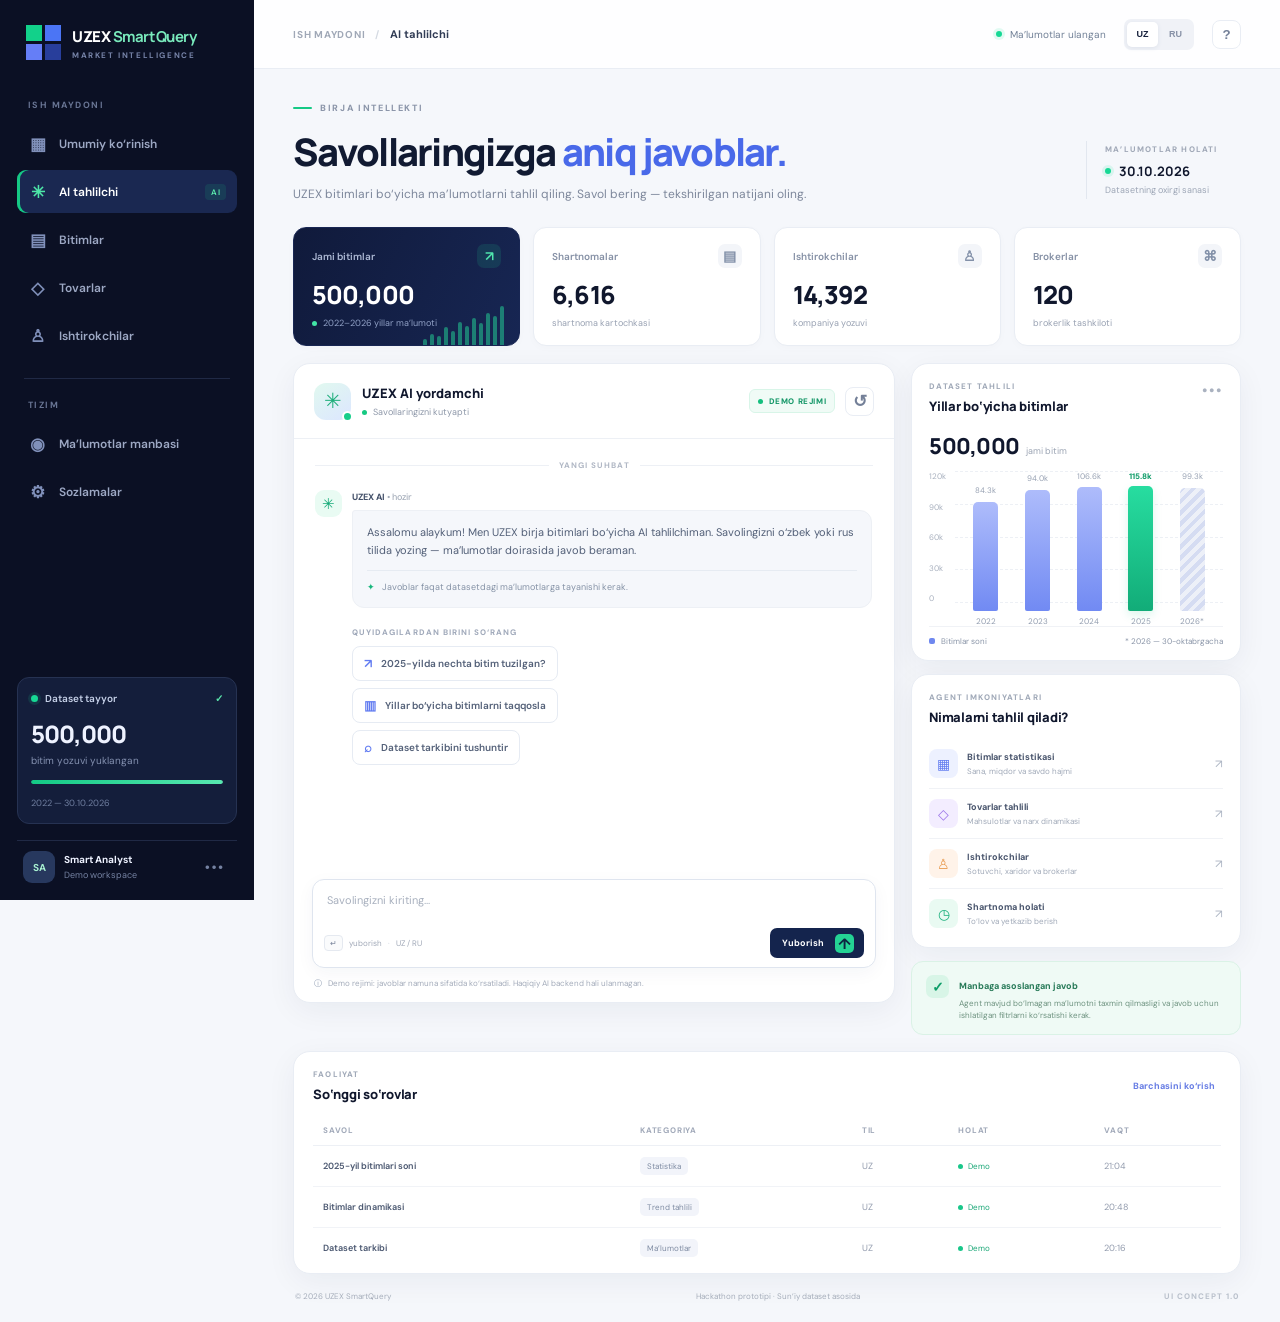
<file: design/uzex-smartquery-ui/index.html>
<!doctype html>
<html lang="uz">
<head>
  <meta charset="utf-8" />
  <meta name="viewport" content="width=device-width, initial-scale=1" />
  <meta name="theme-color" content="#0b1024" />
  <meta name="description" content="UZEX SmartQuery — birja bitimlari bo‘yicha ma’lumotlarga asoslangan AI tahlilchi interfeysi." />
  <title>UZEX SmartQuery — AI Market Analyst</title>
  <link rel="icon" type="image/svg+xml" href="assets/favicon.svg" />
  <link rel="preconnect" href="https://fonts.googleapis.com">
  <link rel="preconnect" href="https://fonts.gstatic.com" crossorigin>
  <link href="https://fonts.googleapis.com/css2?family=DM+Sans:wght@400;500;600;700&family=Manrope:wght@400;500;600;700;800&display=swap" rel="stylesheet">
  <link rel="stylesheet" href="styles.css" />
</head>
<body>
  <div class="app-shell">
    <aside class="sidebar" id="sidebar">
      <a class="brand" href="#top" aria-label="UZEX SmartQuery bosh sahifa">
        <span class="brand-mark"><i></i><i></i><i></i><i></i></span>
        <span class="brand-copy"><strong>UZEX <b>SmartQuery</b></strong><small>MARKET INTELLIGENCE</small></span>
      </a>

      <div class="workspace-label" data-i18n="workspace">ISH MAYDONI</div>
      <nav class="main-nav" aria-label="Asosiy navigatsiya">
        <a class="nav-link" href="#overview"><span class="nav-icon">▦</span><span data-i18n="overview">Umumiy ko‘rinish</span></a>
        <a class="nav-link active" href="#assistant"><span class="nav-icon">✳</span><span data-i18n="aiAnalyst">AI tahlilchi</span><span class="nav-pill">AI</span></a>
        <a class="nav-link" href="#deals"><span class="nav-icon">▤</span><span data-i18n="deals">Bitimlar</span></a>
        <a class="nav-link" href="#commodities"><span class="nav-icon">◇</span><span data-i18n="commodities">Tovarlar</span></a>
        <a class="nav-link" href="#participants"><span class="nav-icon">♙</span><span data-i18n="participants">Ishtirokchilar</span></a>
      </nav>

      <div class="sidebar-divider"></div>
      <div class="workspace-label" data-i18n="system">TIZIM</div>
      <nav class="main-nav">
        <a class="nav-link" href="#sources"><span class="nav-icon">◉</span><span data-i18n="dataSources">Ma’lumotlar manbasi</span></a>
        <a class="nav-link" href="#settings"><span class="nav-icon">⚙</span><span data-i18n="settings">Sozlamalar</span></a>
      </nav>

      <div class="sidebar-bottom">
        <div class="dataset-status">
          <div class="status-top"><span class="status-dot"></span><span data-i18n="datasetReady">Dataset tayyor</span><span class="status-check">✓</span></div>
          <strong>500,000</strong>
          <small data-i18n="dealsLoaded">bitim yozuvi yuklangan</small>
          <div class="status-progress"><span></span></div>
          <small class="dataset-period">2022 — 30.10.2026</small>
        </div>
        <div class="profile-row">
          <div class="avatar">SA</div>
          <div class="profile-copy"><strong>Smart Analyst</strong><small data-i18n="demoWorkspace">Demo workspace</small></div>
          <button class="dots-button" aria-label="Profil menyusi">•••</button>
        </div>
      </div>
    </aside>

    <main class="main-content" id="top">
      <header class="topbar">
        <button class="mobile-menu" id="mobileMenu" aria-label="Menyuni ochish">☰</button>
        <div class="breadcrumbs"><span data-i18n="workspace">ISH MAYDONI</span><b>/</b><strong data-i18n="aiAnalyst">AI tahlilchi</strong></div>
        <div class="topbar-actions">
          <div class="connection-status"><span class="status-dot"></span><span data-i18n="dataConnected">Ma’lumotlar ulangan</span></div>
          <div class="language-switch" aria-label="Tilni tanlash">
            <button class="lang-btn active" data-lang="uz">UZ</button>
            <button class="lang-btn" data-lang="ru">RU</button>
          </div>
          <button class="help-button" title="Yordam" aria-label="Yordam">?</button>
        </div>
      </header>

      <div class="page-wrap">
        <section class="page-heading" id="overview">
          <div>
            <div class="eyebrow"><span class="eyebrow-line"></span><span data-i18n="exchangeIntelligence">BIRJA INTELLEKTI</span></div>
            <h1 data-i18n="pageTitle">Savollaringizga <em>aniq javoblar.</em></h1>
            <p data-i18n="pageSubtitle">UZEX bitimlari bo‘yicha ma’lumotlarni tahlil qiling. Savol bering — tekshirilgan natijani oling.</p>
          </div>
          <div class="heading-meta">
            <div class="meta-label" data-i18n="dataSnapshot">MA’LUMOTLAR HOLATI</div>
            <div class="meta-value"><span class="status-dot"></span>30.10.2026</div>
            <div class="meta-note" data-i18n="snapshotNote">Datasetning oxirgi sanasi</div>
          </div>
        </section>

        <section class="metric-grid" aria-label="Dataset statistikasi">
          <article class="metric-card metric-primary">
            <div class="metric-head"><span data-i18n="totalDeals">Jami bitimlar</span><span class="metric-icon">↗</span></div>
            <div class="metric-number">500,000</div>
            <div class="metric-foot"><span class="metric-dot green"></span><span data-i18n="fiveYearsData">2022–2026 yillar ma’lumoti</span></div>
            <div class="metric-spark spark-one"><i></i><i></i><i></i><i></i><i></i><i></i><i></i><i></i><i></i><i></i><i></i><i></i></div>
          </article>
          <article class="metric-card">
            <div class="metric-head"><span data-i18n="contracts">Shartnomalar</span><span class="metric-icon muted">▤</span></div>
            <div class="metric-number">6,616</div>
            <div class="metric-foot"><span data-i18n="contractCards">shartnoma kartochkasi</span></div>
          </article>
          <article class="metric-card">
            <div class="metric-head"><span data-i18n="companies">Ishtirokchilar</span><span class="metric-icon muted">♙</span></div>
            <div class="metric-number">14,392</div>
            <div class="metric-foot"><span data-i18n="participantRecords">kompaniya yozuvi</span></div>
          </article>
          <article class="metric-card">
            <div class="metric-head"><span data-i18n="brokers">Brokerlar</span><span class="metric-icon muted">⌘</span></div>
            <div class="metric-number">120</div>
            <div class="metric-foot"><span data-i18n="brokerFirms">brokerlik tashkiloti</span></div>
          </article>
        </section>

        <section class="workspace-grid" id="assistant">
          <div class="assistant-panel panel">
            <div class="panel-heading">
              <div class="assistant-title-wrap">
                <div class="ai-orb"><span>✳</span></div>
                <div><h2 data-i18n="assistantTitle">UZEX AI yordamchi</h2><p><span class="live-dot"></span><span data-i18n="assistantReady">Savollaringizni kutyapti</span></p></div>
              </div>
              <div class="panel-heading-actions"><span class="mode-badge"><span></span><span data-i18n="demoMode">DEMO REJIMI</span></span><button class="icon-button" id="clearChat" title="Chatni tozalash" aria-label="Chatni tozalash">↺</button></div>
            </div>

            <div class="chat-area" id="chatArea" aria-live="polite">
              <div class="date-divider"><span data-i18n="newConversation">YANGI SUHBAT</span></div>
              <div class="message assistant-message">
                <div class="message-avatar">✳</div>
                <div class="message-body">
                  <div class="message-author">UZEX AI <span>• <span data-i18n="now">hozir</span></span></div>
                  <div class="message-bubble welcome-bubble">
                    <p data-i18n="welcomeText">Assalomu alaykum! Men UZEX birja bitimlari bo‘yicha AI tahlilchiman. Savolingizni o‘zbek yoki rus tilida yozing — ma’lumotlar doirasida javob beraman.</p>
                    <div class="welcome-note"><span>✦</span><span data-i18n="groundedNote">Javoblar faqat datasetdagi ma’lumotlarga tayanishi kerak.</span></div>
                  </div>
                </div>
              </div>

              <div class="suggestions-block" id="suggestionsBlock">
                <div class="suggestion-label" data-i18n="tryAsking">QUYIDAGILARDAN BIRINI SO‘RANG</div>
                <div class="suggestion-list">
                  <button class="suggestion-chip" data-query="2025-yilda nechta bitim tuzilgan?"><span>↗</span><span data-i18n="suggestion1">2025-yilda nechta bitim tuzilgan?</span></button>
                  <button class="suggestion-chip" data-query="Yillar bo‘yicha bitimlar sonini taqqosla."><span>▥</span><span data-i18n="suggestion2">Yillar bo‘yicha bitimlarni taqqosla</span></button>
                  <button class="suggestion-chip" data-query="Datasetda qanday ma’lumotlar mavjud?"><span>⌕</span><span data-i18n="suggestion3">Dataset tarkibini tushuntir</span></button>
                </div>
              </div>
            </div>

            <form class="composer" id="chatForm">
              <label class="sr-only" for="messageInput" data-i18n="messagePlaceholder">Savolingizni kiriting...</label>
              <textarea id="messageInput" rows="1" placeholder="Savolingizni kiriting..." data-i18n-placeholder="messagePlaceholder"></textarea>
              <div class="composer-bottom">
                <div class="composer-hints"><span class="kbd">↵</span><span data-i18n="sendHint">yuborish</span><span class="hint-divider">·</span><span data-i18n="languageHint">UZ / RU</span></div>
                <button class="send-button" type="submit"><span data-i18n="send">Yuborish</span><b>↑</b></button>
              </div>
            </form>
            <div class="composer-disclaimer"><span>ⓘ</span><span data-i18n="demoDisclaimer">Demo rejimi: javoblar namuna sifatida ko‘rsatiladi. Haqiqiy AI backend hali ulanmagan.</span></div>
          </div>

          <aside class="insight-column">
            <section class="panel chart-panel">
              <div class="side-panel-heading"><div><div class="eyebrow small-eyebrow" data-i18n="datasetOverview">DATASET TAHLILI</div><h3 data-i18n="dealsByYear">Yillar bo‘yicha bitimlar</h3></div><span class="chart-menu">•••</span></div>
              <div class="chart-total"><strong>500,000</strong><span data-i18n="allDeals">jami bitim</span></div>
              <div class="bar-chart" role="img" aria-label="Yillar bo‘yicha bitimlar soni">
                <div class="chart-y-labels"><span>120k</span><span>90k</span><span>60k</span><span>30k</span><span>0</span></div>
                <div class="chart-bars">
                  <div class="chart-grid-lines"><i></i><i></i><i></i><i></i><i></i></div>
                  <div class="bar-item"><div class="bar-value">84.3k</div><div class="bar" style="--bar-height:70.25%"></div><span>2022</span></div>
                  <div class="bar-item"><div class="bar-value">94.0k</div><div class="bar" style="--bar-height:78.32%"></div><span>2023</span></div>
                  <div class="bar-item"><div class="bar-value">106.6k</div><div class="bar" style="--bar-height:88.87%"></div><span>2024</span></div>
                  <div class="bar-item highlighted"><div class="bar-value">115.8k</div><div class="bar" style="--bar-height:96.47%"></div><span>2025</span></div>
                  <div class="bar-item partial"><div class="bar-value">99.3k</div><div class="bar" style="--bar-height:82.76%"></div><span>2026*</span></div>
                </div>
              </div>
              <div class="chart-legend"><span><i class="legend-square"></i><span data-i18n="dealCount">Bitimlar soni</span></span><small data-i18n="partialYear">* 2026 — 30-oktabrgacha</small></div>
            </section>

            <section class="panel capabilities-panel">
              <div class="side-panel-heading"><div><div class="eyebrow small-eyebrow" data-i18n="agentCapabilities">AGENT IMKONIYATLARI</div><h3 data-i18n="whatCanDo">Nimalarni tahlil qiladi?</h3></div></div>
              <div class="capability-list">
                <div class="capability-item"><span class="cap-icon cap-blue">▦</span><div><strong data-i18n="cap1Title">Bitimlar statistikasi</strong><small data-i18n="cap1Desc">Sana, miqdor va savdo hajmi</small></div><span class="cap-arrow">↗</span></div>
                <div class="capability-item"><span class="cap-icon cap-purple">◇</span><div><strong data-i18n="cap2Title">Tovarlar tahlili</strong><small data-i18n="cap2Desc">Mahsulotlar va narx dinamikasi</small></div><span class="cap-arrow">↗</span></div>
                <div class="capability-item"><span class="cap-icon cap-orange">♙</span><div><strong data-i18n="cap3Title">Ishtirokchilar</strong><small data-i18n="cap3Desc">Sotuvchi, xaridor va brokerlar</small></div><span class="cap-arrow">↗</span></div>
                <div class="capability-item"><span class="cap-icon cap-green">◷</span><div><strong data-i18n="cap4Title">Shartnoma holati</strong><small data-i18n="cap4Desc">To‘lov va yetkazib berish</small></div><span class="cap-arrow">↗</span></div>
              </div>
            </section>

            <section class="trust-card" id="sources">
              <div class="trust-icon">✓</div><div><strong data-i18n="trustTitle">Manbaga asoslangan javob</strong><p data-i18n="trustText">Agent mavjud bo‘lmagan ma’lumotni taxmin qilmasligi va javob uchun ishlatilgan filtrlarni ko‘rsatishi kerak.</p></div>
            </section>
          </aside>
        </section>

        <section class="panel recent-panel" id="deals">
          <div class="recent-heading"><div><div class="eyebrow small-eyebrow" data-i18n="activity">FAOLIYAT</div><h3 data-i18n="recentQueries">So‘nggi so‘rovlar</h3></div><button class="text-button" id="viewAll" data-i18n="viewAll">Barchasini ko‘rish <span>↗</span></button></div>
          <div class="table-wrap">
            <table>
              <thead><tr><th data-i18n="question">SAVOL</th><th data-i18n="category">KATEGORIYA</th><th data-i18n="language">TIL</th><th data-i18n="tableStatus">HOLAT</th><th data-i18n="time">VAQT</th></tr></thead>
              <tbody id="recentRows">
                <tr><td><span class="table-question">2025-yil bitimlari soni</span></td><td><span class="category-tag">Statistika</span></td><td>UZ</td><td><span class="success-status"><i></i>Demo</span></td><td>21:04</td></tr>
                <tr><td><span class="table-question">Bitimlar dinamikasi</span></td><td><span class="category-tag">Trend tahlili</span></td><td>UZ</td><td><span class="success-status"><i></i>Demo</span></td><td>20:48</td></tr>
                <tr><td><span class="table-question">Dataset tarkibi</span></td><td><span class="category-tag">Ma’lumotlar</span></td><td>UZ</td><td><span class="success-status"><i></i>Demo</span></td><td>20:16</td></tr>
              </tbody>
            </table>
          </div>
        </section>

        <footer class="footer"><span>© 2026 UZEX SmartQuery</span><span data-i18n="footerNote">Hackathon prototipi · Sun’iy dataset asosida</span><span class="footer-version">UI CONCEPT 1.0</span></footer>
      </div>
    </main>
  </div>
  <div class="toast" id="toast" role="status"></div>
  <script src="app.js"></script>
</body>
</html>
</file>
<file: design/uzex-smartquery-ui/styles.css>
:root{--bg:#f5f7fb;--surface:#fff;--surface-2:#f8fafc;--ink:#10172d;--muted:#788198;--muted-2:#9aa3b5;--line:#e9edf4;--navy:#0b1024;--navy-2:#111a36;--green:#15c985;--green-dark:#0aa66b;--blue:#5574f7;--shadow:0 8px 30px rgba(20,34,71,.055);--radius:17px}*{box-sizing:border-box}html{scroll-behavior:smooth}body{margin:0;background:var(--bg);color:var(--ink);font-family:'DM Sans',sans-serif;font-size:14px;-webkit-font-smoothing:antialiased}.app-shell{min-height:100vh}.sidebar{width:254px;background:var(--navy);color:#eef2ff;position:fixed;inset:0 auto 0 0;z-index:20;padding:25px 17px 17px;display:flex;flex-direction:column}.brand{display:flex;gap:11px;align-items:center;color:#fff;text-decoration:none;padding:0 9px 39px}.brand-mark{width:35px;height:35px;display:grid;grid-template-columns:1fr 1fr;grid-template-rows:1fr 1fr;gap:3px;transform:rotate(0)}.brand-mark i{display:block;background:#12d18a}.brand-mark i:nth-child(2){background:#4b75f5}.brand-mark i:nth-child(3){background:#657ef7}.brand-mark i:nth-child(4){background:#283e9b}.brand-copy{display:flex;flex-direction:column;gap:3px}.brand-copy strong{font:800 15px Manrope,sans-serif;letter-spacing:-.45px}.brand-copy strong b{color:#79eabc}.brand-copy small{font-size:8px;letter-spacing:1.6px;color:#7885aa;font-weight:700}.workspace-label{font-size:9px;letter-spacing:1.45px;font-weight:700;color:#697594;padding:0 11px 11px}.main-nav{display:flex;flex-direction:column;gap:5px}.nav-link{min-height:43px;display:flex;align-items:center;gap:12px;padding:0 11px;border-radius:9px;color:#9da8c4;text-decoration:none;font-size:12px;font-weight:600;transition:.2s}.nav-link:hover{background:#141e3c;color:#fff}.nav-link.active{background:#1a2851;color:#fff;box-shadow:inset 3px 0 0 var(--green)}.nav-icon{width:19px;text-align:center;font-size:17px;color:#8090ba}.nav-link.active .nav-icon{color:#4de6a8}.nav-pill{margin-left:auto;font-size:8px;letter-spacing:.5px;color:#5ef0b0;background:rgba(21,201,133,.13);padding:3px 6px;border-radius:4px}.sidebar-divider{height:1px;background:#202945;margin:21px 7px 20px}.sidebar-bottom{margin-top:auto}.dataset-status{padding:14px 13px 13px;background:#141e3b;border:1px solid #263252;border-radius:12px;margin-bottom:16px}.status-top{display:flex;align-items:center;gap:7px;color:#c7d2e9;font-size:10px;font-weight:600}.status-dot{width:7px;height:7px;border-radius:50%;display:inline-block;background:#17d895;box-shadow:0 0 0 3px rgba(23,216,149,.12);flex:none}.status-check{margin-left:auto;color:#5be6ac}.dataset-status>strong{display:block;font:800 24px Manrope,sans-serif;letter-spacing:-1px;margin:12px 0 0}.dataset-status>small{font-size:10px;color:#8491b0}.status-progress{height:4px;background:#293654;border-radius:10px;margin:12px 0 8px;overflow:hidden}.status-progress span{display:block;width:100%;height:100%;background:linear-gradient(90deg,#13c985,#58e8b0);border-radius:10px}.dataset-status .dataset-period{font-size:9px;color:#6f7e9f}.profile-row{display:flex;align-items:center;gap:9px;padding:10px 6px 0;border-top:1px solid #202945}.avatar{width:32px;height:32px;border-radius:9px;display:grid;place-items:center;background:#27385e;color:#a8f1d1;font-size:10px;font-weight:700}.profile-copy{display:flex;flex-direction:column;gap:3px}.profile-copy strong{font-size:10px}.profile-copy small{font-size:9px;color:#7582a2}.dots-button{margin-left:auto;background:none;border:0;color:#7582a2;letter-spacing:2px}.main-content{margin-left:254px;min-height:100vh}.topbar{height:69px;border-bottom:1px solid var(--line);background:rgba(255,255,255,.86);backdrop-filter:blur(16px);display:flex;align-items:center;justify-content:space-between;padding:0 39px;position:sticky;top:0;z-index:10}.breadcrumbs{display:flex;gap:10px;align-items:center;font-size:10px;letter-spacing:.75px;color:#a0a8b7;font-weight:700}.breadcrumbs b{color:#d4d9e2}.breadcrumbs strong{color:#313c55;letter-spacing:0;font-size:11px}.topbar-actions{display:flex;align-items:center;gap:18px}.connection-status{font-size:10px;color:#718097;display:flex;align-items:center;gap:8px}.connection-status .status-dot{width:6px;height:6px}.language-switch{display:flex;gap:2px;padding:3px;background:#f0f2f7;border-radius:7px}.lang-btn{height:25px;min-width:31px;border:0;border-radius:5px;background:transparent;color:#8791a6;font-size:9px;font-weight:800;cursor:pointer}.lang-btn.active{background:#fff;color:#17213c;box-shadow:0 1px 4px #dce1ea}.help-button,.icon-button{width:29px;height:29px;border:1px solid var(--line);background:#fff;border-radius:8px;color:#748098;font-weight:700;cursor:pointer}.mobile-menu{display:none}.page-wrap{max-width:1560px;margin:0 auto;padding:33px 39px 21px}.page-heading{display:flex;justify-content:space-between;align-items:flex-end;margin:0 0 25px;gap:20px}.eyebrow{display:flex;align-items:center;gap:8px;font-size:9px;letter-spacing:1.65px;font-weight:800;color:#8b95a9;margin-bottom:11px}.eyebrow-line{width:19px;height:2px;background:var(--green);border-radius:2px}.page-heading h1{font:800 clamp(27px,3vw,38px) Manrope,sans-serif;letter-spacing:-1.7px;margin:0;color:#111a32}.page-heading h1 em{font-style:normal;color:#4969e9}.page-heading p{margin:9px 0 0;color:#7d879b;font-size:12px}.heading-meta{min-width:155px;border-left:1px solid #e2e7ef;padding:3px 0 3px 18px;margin-bottom:3px}.meta-label{font-size:8px;letter-spacing:1.2px;font-weight:800;color:#a0a8b7}.meta-value{display:flex;align-items:center;gap:8px;margin:8px 0 4px;font:700 13px Manrope,sans-serif}.meta-value .status-dot{width:6px;height:6px}.meta-note{font-size:9px;color:#9da6b6}.metric-grid{display:grid;grid-template-columns:repeat(4,minmax(0,1fr));gap:13px;margin-bottom:17px}.metric-card{background:var(--surface);border:1px solid var(--line);border-radius:13px;padding:16px 18px 15px;min-height:119px;position:relative;overflow:hidden;box-shadow:0 2px 8px rgba(21,33,66,.02)}.metric-card.metric-primary{background:linear-gradient(115deg,#101a3b,#172653);border-color:#182653;color:#fff}.metric-head{display:flex;justify-content:space-between;align-items:center;color:#8590a5;font-size:10px;font-weight:600}.metric-primary .metric-head{color:#aebad5}.metric-icon{width:24px;height:24px;display:grid;place-items:center;border-radius:7px;background:rgba(32,216,147,.12);color:#4fe5ad;font-size:14px}.metric-icon.muted{background:#f3f5f9;color:#8290a8}.metric-number{font:800 25px Manrope,sans-serif;letter-spacing:-.9px;margin:9px 0 5px}.metric-foot{display:flex;align-items:center;gap:6px;font-size:9px;color:#98a1b2}.metric-primary .metric-foot{color:#91a1c6}.metric-dot{width:5px;height:5px;border-radius:50%}.metric-dot.green{background:#42e5a7}.spark-one{position:absolute;right:15px;bottom:0;height:39px;display:flex;gap:3px;align-items:flex-end;opacity:.5}.spark-one i{width:4px;border-radius:3px 3px 0 0;background:#24d99a}.spark-one i:nth-child(1){height:15%}.spark-one i:nth-child(2){height:29%}.spark-one i:nth-child(3){height:22%}.spark-one i:nth-child(4){height:45%}.spark-one i:nth-child(5){height:37%}.spark-one i:nth-child(6){height:58%}.spark-one i:nth-child(7){height:49%}.spark-one i:nth-child(8){height:68%}.spark-one i:nth-child(9){height:56%}.spark-one i:nth-child(10){height:83%}.spark-one i:nth-child(11){height:74%}.spark-one i:nth-child(12){height:100%}.workspace-grid{display:grid;grid-template-columns:minmax(0,1.68fr) minmax(280px,.92fr);gap:16px;align-items:start}.panel{background:var(--surface);border:1px solid var(--line);border-radius:var(--radius);box-shadow:var(--shadow)}.assistant-panel{overflow:hidden;min-height:640px;display:flex;flex-direction:column}.panel-heading{min-height:75px;border-bottom:1px solid #edf0f5;padding:15px 20px;display:flex;align-items:center;justify-content:space-between}.assistant-title-wrap{display:flex;align-items:center;gap:11px}.ai-orb{width:37px;height:37px;border-radius:12px;background:linear-gradient(145deg,#e1f9ef,#dce6ff);display:grid;place-items:center;color:#1eae7a;font-size:21px;position:relative}.ai-orb:after{content:'';position:absolute;width:7px;height:7px;right:-2px;bottom:-2px;background:#18ce8b;border:2px solid white;border-radius:50%}.assistant-title-wrap h2{font:800 13px Manrope,sans-serif;margin:0 0 4px}.assistant-title-wrap p{margin:0;font-size:9px;color:#8d97a8;display:flex;align-items:center;gap:6px}.live-dot{width:5px;height:5px;background:#16c982;border-radius:50%}.panel-heading-actions{display:flex;align-items:center;gap:10px}.mode-badge{display:flex;align-items:center;gap:6px;padding:6px 8px;background:#f0fbf6;border:1px solid #d8f5e8;border-radius:6px;color:#159768;font-size:8px;letter-spacing:.6px;font-weight:800}.mode-badge>span:first-child{width:5px;height:5px;border-radius:50%;background:#14bf7e}.icon-button{font-size:17px}.chat-area{flex:1;padding:21px 21px 18px;min-height:405px;max-height:490px;overflow-y:auto}.date-divider{display:flex;align-items:center;gap:10px;color:#b1b8c5;font-size:8px;font-weight:800;letter-spacing:1.1px;margin:0 0 20px}.date-divider:before,.date-divider:after{content:'';height:1px;background:#edf0f5;flex:1}.message{display:flex;gap:10px;margin-bottom:19px}.message-avatar{height:27px;width:27px;flex:none;border-radius:9px;background:#e9fbf3;color:#11a875;display:grid;place-items:center;font-size:15px}.message-body{max-width:calc(100% - 38px);min-width:0}.message-author{font-size:9px;font-weight:800;color:#44516a;margin:1px 0 7px}.message-author span{font-weight:500;color:#a5adba}.message-bubble{background:#f5f7fb;border:1px solid #edf0f5;border-radius:3px 12px 12px 12px;padding:12px 14px;color:#536078;font-size:11px;line-height:1.65;max-width:520px}.message-bubble p{margin:0}.welcome-note{display:flex;align-items:center;gap:7px;margin-top:11px;padding-top:9px;border-top:1px solid #e6ebf2;color:#8592a6;font-size:9px}.welcome-note span:first-child{color:#17b67b}.suggestions-block{margin:15px 0 0 37px}.suggestion-label{font-size:8px;font-weight:800;letter-spacing:1.05px;color:#a1aabb;margin:0 0 9px}.suggestion-list{display:flex;flex-direction:column;align-items:flex-start;gap:7px}.suggestion-chip{display:flex;align-items:center;gap:9px;padding:8px 11px;background:#fff;border:1px solid #e6ebf3;border-radius:8px;color:#536078;font:600 10px 'DM Sans',sans-serif;cursor:pointer;text-align:left;transition:.18s}.suggestion-chip span:first-child{font-size:13px;color:#627cf1}.suggestion-chip:hover{border-color:#9eacef;background:#f8faff;transform:translateX(2px)}.user-message{justify-content:flex-end}.user-message .message-body{display:flex;flex-direction:column;align-items:flex-end}.user-message .message-author{align-self:flex-end}.user-message .message-bubble{background:#172653;border-color:#172653;color:#edf3ff;border-radius:12px 3px 12px 12px}.user-message .message-avatar{background:#edf0ff;color:#536fe9}.answer-bubble{background:#f6fbf8;border-color:#e0f1e7}.answer-summary{font-weight:700;color:#2e3a52;margin-bottom:8px!important}.answer-result{display:flex;align-items:center;gap:8px;margin:8px 0;padding:10px 11px;background:#fff;border:1px solid #e5eee9;border-radius:8px}.answer-result strong{font:800 20px Manrope,sans-serif;color:#0f9c68}.answer-result span{font-size:9px;color:#81908a}.answer-meta{margin-top:9px!important;padding-top:8px;border-top:1px solid #e4eee8;font-size:9px;color:#8a9a91}.composer{margin:0 18px 0;border:1px solid #dfe5ef;border-radius:12px;background:#fff;box-shadow:0 5px 18px rgba(21,40,83,.045);padding:10px 11px 9px;transition:.2s}.composer:focus-within{border-color:#9aa9ef;box-shadow:0 0 0 3px rgba(85,116,247,.08)}.composer textarea{width:100%;border:0;outline:0;resize:none;min-height:34px;max-height:100px;font:11px 'DM Sans',sans-serif;color:#27334c;padding:3px 3px 7px;background:transparent}.composer textarea::placeholder{color:#a8b0be}.composer-bottom{display:flex;align-items:center;justify-content:space-between}.composer-hints{display:flex;align-items:center;gap:6px;font-size:8px;color:#a0a8b7}.kbd{border:1px solid #e5e9f0;border-radius:4px;padding:2px 5px;color:#77839a;background:#fafbfc}.hint-divider{color:#c7ced9}.send-button{border:0;background:#14244d;color:#fff;height:30px;padding:0 10px 0 12px;display:flex;align-items:center;gap:11px;border-radius:7px;font:700 9px 'DM Sans',sans-serif;cursor:pointer;transition:.2s}.send-button:hover{background:#21376f;transform:translateY(-1px)}.send-button b{height:19px;width:19px;display:grid;place-items:center;background:#24d394;border-radius:5px;color:#0d2541;font-size:15px}.composer-disclaimer{display:flex;gap:6px;align-items:flex-start;margin:9px 20px 13px;color:#a3abba;font-size:8px;line-height:1.5}.composer-disclaimer span:first-child{color:#8d9bb1}.insight-column{display:flex;flex-direction:column;gap:13px}.chart-panel,.capabilities-panel{padding:17px 17px 14px}.side-panel-heading{display:flex;justify-content:space-between;align-items:flex-start}.small-eyebrow{font-size:8px;letter-spacing:1.2px;margin:0 0 6px;color:#a0a9b8}.side-panel-heading h3,.recent-heading h3{font:800 13px Manrope,sans-serif;margin:0;letter-spacing:-.25px}.chart-menu{color:#aab2c0;letter-spacing:2px;font-weight:800}.chart-total{display:flex;align-items:baseline;gap:7px;margin:16px 0 1px}.chart-total strong{font:800 22px Manrope,sans-serif;letter-spacing:-.7px}.chart-total span{color:#9ba4b3;font-size:9px}.bar-chart{height:155px;display:flex;gap:9px;margin-top:10px}.chart-y-labels{display:flex;flex-direction:column;justify-content:space-between;padding:0 0 23px;color:#a9b1bf;font-size:8px}.chart-bars{position:relative;flex:1;display:flex;align-items:stretch;justify-content:space-around;padding:0 5px}.chart-grid-lines{position:absolute;inset:0 0 23px;display:flex;flex-direction:column;justify-content:space-between;pointer-events:none}.chart-grid-lines i{height:1px;border-top:1px dashed #edf0f5}.bar-item{z-index:1;display:flex;flex-direction:column;align-items:center;justify-content:flex-end;width:15%;height:100%;gap:5px}.bar-item .bar-value{font-size:8px;color:#98a2b3;height:12px;white-space:nowrap}.bar{width:min(25px,65%);height:var(--bar-height);background:linear-gradient(180deg,#aebcfb,#718af3);border-radius:5px 5px 2px 2px;min-height:8px;transition:.2s}.bar-item.highlighted .bar{background:linear-gradient(180deg,#27dda0,#12ac78);box-shadow:0 4px 10px rgba(20,190,129,.15)}.bar-item.highlighted .bar-value{color:#119d6a;font-weight:800}.bar-item.partial .bar{background:repeating-linear-gradient(135deg,#d5dcf2 0,#d5dcf2 4px,#edf0f8 4px,#edf0f8 8px)}.bar-item>span{font-size:8px;color:#929daf}.chart-legend{display:flex;justify-content:space-between;align-items:center;padding-top:9px;border-top:1px solid #f0f2f6;color:#8994a7;font-size:8px}.chart-legend>span{display:flex;align-items:center;gap:6px}.legend-square{width:6px;height:6px;border-radius:2px;background:#6f88ef}.chart-legend small{font-size:8px}.capabilities-panel{padding-bottom:9px}.capability-list{margin-top:13px}.capability-item{display:flex;align-items:center;gap:9px;padding:10px 0;border-bottom:1px solid #f0f2f6}.capability-item:last-child{border-bottom:0}.cap-icon{width:29px;height:29px;display:grid;place-items:center;border-radius:8px;font-size:14px;flex:none}.cap-blue{background:#edf1ff;color:#627cf0}.cap-purple{background:#f3edff;color:#9a72e8}.cap-orange{background:#fff3e9;color:#e99c52}.cap-green{background:#e9faf2;color:#19ae7b}.capability-item>div{display:flex;flex-direction:column;gap:3px;min-width:0}.capability-item strong{font-size:9px;color:#47536b}.capability-item small{font-size:8px;color:#a0a9b8}.cap-arrow{margin-left:auto;color:#aeb6c4;font-size:12px}.trust-card{display:flex;gap:10px;padding:13px 14px;background:#effaf5;border:1px solid #daf2e6;border-radius:12px}.trust-icon{width:23px;height:23px;border-radius:7px;display:grid;place-items:center;background:#d8f5e7;color:#0e9e69;font-weight:800;flex:none}.trust-card strong{font-size:9px;color:#267957}.trust-card p{font-size:8px;line-height:1.5;color:#6d927f;margin:4px 0 0}.recent-panel{margin-top:16px;padding:17px 19px 5px}.recent-heading{display:flex;justify-content:space-between;align-items:center;margin-bottom:12px}.text-button{border:0;background:transparent;color:#667ce4;font:700 9px 'DM Sans',sans-serif;cursor:pointer}.text-button span{font-size:13px;margin-left:3px}.table-wrap{overflow-x:auto}table{width:100%;border-collapse:collapse;white-space:nowrap}th{text-align:left;font-size:8px;letter-spacing:.8px;color:#a2aaba;font-weight:800;padding:10px 10px;border-bottom:1px solid #edf0f5}td{padding:11px 10px;border-bottom:1px solid #f1f3f7;color:#929bad;font-size:9px}tbody tr:last-child td{border-bottom:0}.table-question{color:#49566f;font-weight:600}.category-tag{display:inline-block;padding:4px 7px;background:#f2f4fa;border-radius:5px;color:#7e8ba2;font-size:8px}.success-status{display:flex;align-items:center;gap:5px;color:#18a675;font-size:8px}.success-status i{width:5px;height:5px;border-radius:50%;background:#19c78a}.footer{display:flex;justify-content:space-between;align-items:center;padding:17px 2px 0;color:#a5adba;font-size:8px}.footer-version{letter-spacing:1px;font-weight:800;color:#bac1cc}.toast{position:fixed;right:24px;bottom:24px;z-index:50;padding:11px 15px;background:#14244d;color:#fff;border-radius:9px;box-shadow:0 10px 30px rgba(10,20,50,.2);font-size:11px;opacity:0;transform:translateY(8px);pointer-events:none;transition:.25s}.toast.show{opacity:1;transform:translateY(0)}.sr-only{position:absolute;width:1px;height:1px;padding:0;margin:-1px;overflow:hidden;clip:rect(0,0,0,0);white-space:nowrap;border:0}
@media(max-width:1200px){.sidebar{width:226px}.main-content{margin-left:226px}.topbar{padding:0 25px}.page-wrap{padding:28px 25px 20px}.workspace-grid{grid-template-columns:minmax(0,1.45fr) minmax(260px,.9fr)}.metric-card{padding-left:14px;padding-right:14px}.metric-number{font-size:23px}}
@media(max-width:980px){.workspace-grid{grid-template-columns:1fr}.insight-column{display:grid;grid-template-columns:1fr 1fr}.trust-card{grid-column:1/-1}.assistant-panel{min-height:590px}.chat-area{max-height:430px}}
@media(max-width:760px){.sidebar{transform:translateX(-100%);transition:transform .25s;box-shadow:15px 0 35px rgba(8,15,35,.18)}.sidebar.open{transform:translateX(0)}.main-content{margin-left:0}.mobile-menu{display:block;border:0;background:transparent;color:#34415d;font-size:18px;cursor:pointer;margin-right:12px}.topbar{height:59px;padding:0 17px;justify-content:flex-start}.breadcrumbs{flex:1}.topbar-actions{gap:9px}.connection-status{display:none}.help-button{display:none}.page-wrap{padding:24px 16px 17px}.page-heading{align-items:flex-start}.page-heading h1{font-size:29px}.page-heading p{font-size:11px;line-height:1.55;max-width:430px}.heading-meta{display:none}.metric-grid{grid-template-columns:repeat(2,minmax(0,1fr));gap:9px}.metric-card{min-height:107px;padding:13px}.metric-number{font-size:22px}.metric-head{font-size:9px}.metric-foot{font-size:8px}.assistant-panel{min-height:590px}.panel-heading{padding:13px 14px}.chat-area{padding:17px 14px;max-height:430px}.composer{margin:0 12px}.composer-disclaimer{margin-left:14px;margin-right:14px}.insight-column{grid-template-columns:1fr}.trust-card{grid-column:auto}.recent-panel{padding:15px 12px 4px}.footer{gap:8px;flex-wrap:wrap}.footer-version{display:none}}
@media(max-width:420px){.breadcrumbs span,.breadcrumbs b{display:none}.page-heading h1{font-size:26px}.mode-badge{font-size:7px;padding:5px 6px}.panel-heading-actions{gap:6px}.assistant-title-wrap h2{font-size:12px}.metric-number{font-size:20px}.suggestions-block{margin-left:0}.message-body{max-width:calc(100% - 34px)}.message-bubble{font-size:10px}.composer-hints{font-size:7px}}
</file>
